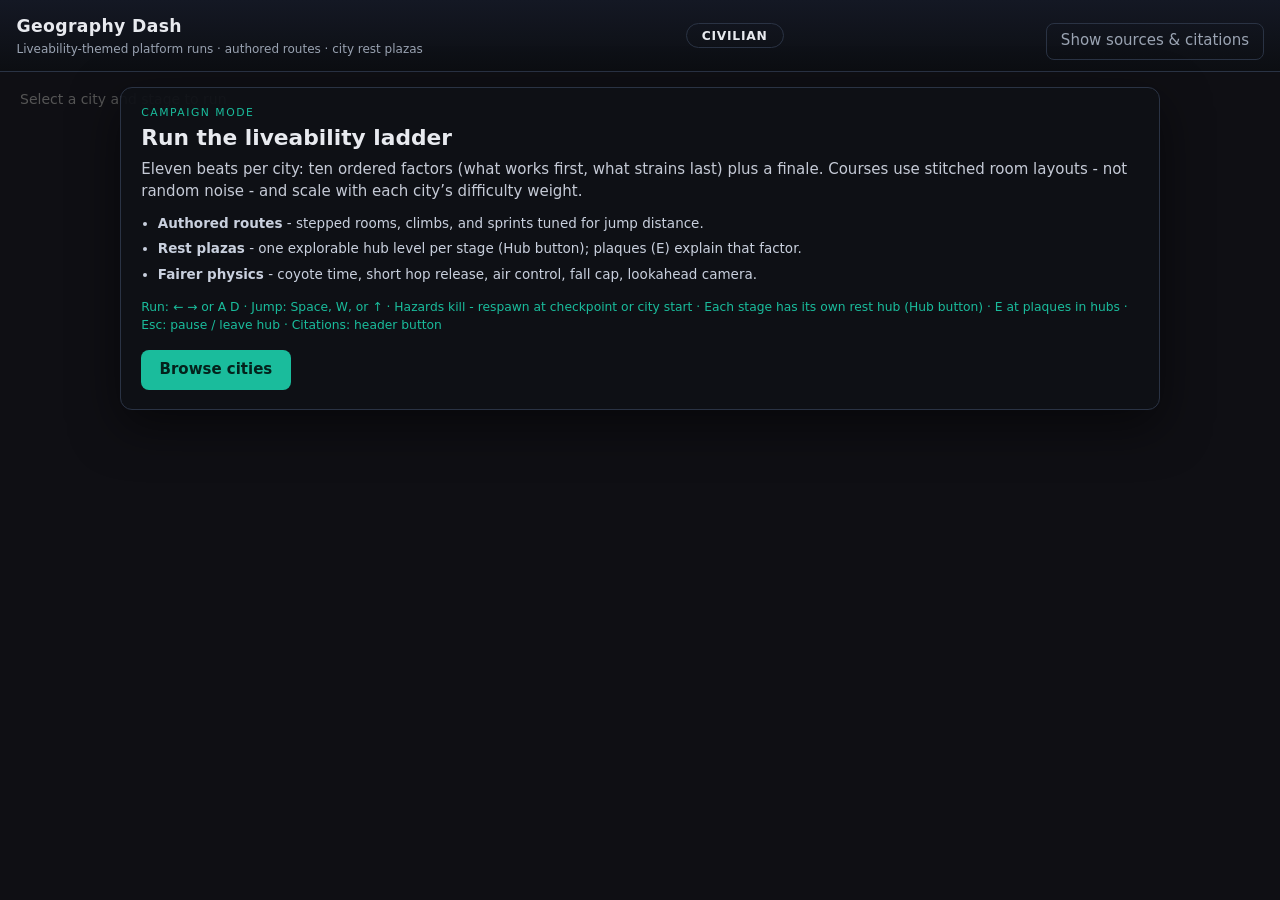
<file: index.html>
﻿<!DOCTYPE html>
<html lang="en">
  <head>
    <meta charset="utf-8" />
    <meta name="viewport" content="width=device-width, initial-scale=1" />
    <title>Geography Dash</title>
    <link rel="stylesheet" href="css/style.css" />
  </head>
  <body>
    <div id="app">
      <header class="top-bar">
        <div class="brand-block">
          <h1 class="logo">Geography Dash</h1>
          <p class="tagline">Liveability-themed platform runs · authored routes · city rest plazas</p>
        </div>

        <div id="title-badge-wrap" class="title-badge-wrap">
          <button type="button" id="title-badge-btn" class="title-btn">Civilian</button>
          <div id="title-tooltip" class="title-tooltip" hidden>
            <p id="title-tooltip-text" class="title-tooltip-text"></p>
          </div>
        </div>

        <div class="top-actions">
          <button type="button" id="btn-citations" class="btn btn-ghost" aria-expanded="false">
            Show sources &amp; citations
          </button>
        </div>
      </header>

      <main id="main">
        <div id="canvas-wrap">
          <canvas id="game" aria-label="Geography Dash game canvas"></canvas>
        </div>

        <div id="overlay" class="overlay" aria-live="polite">
          <section id="screen-title" class="panel screen menu-shell menu-title">
            <div class="menu-hero">
              <p class="eyebrow">Campaign mode</p>
              <h2>Run the liveability ladder</h2>
              <p class="lede">
                Eleven beats per city: ten ordered factors (what works first, what strains last) plus a finale.
                Courses use stitched room layouts - not random noise - and scale with each city’s difficulty weight.
              </p>
            </div>
            <ul class="feature-grid">
              <li><strong>Authored routes</strong> - stepped rooms, climbs, and sprints tuned for jump distance.</li>
              <li><strong>Rest plazas</strong> - one explorable hub level per stage (Hub button); plaques (E) explain that factor.</li>
              <li><strong>Fairer physics</strong> - coyote time, short hop release, air control, fall cap, lookahead camera.</li>
            </ul>
            <p class="hint-controls" id="hint-controls"></p>
            <div class="menu-footer-actions">
              <button type="button" id="btn-start" class="btn btn-primary btn-lg">Browse cities</button>
            </div>
          </section>

          <section id="screen-cities" class="panel screen menu-shell menu-cities hidden" hidden>
            <header class="menu-section-head">
              <h2>Campaign atlas</h2>
              <p class="menu-sub">Pick a city to inspect stages, liveability band, and route intensity.</p>
            </header>
            <div id="city-cards" class="city-cards"></div>
            <button type="button" class="btn btn-ghost back-btn" data-back="title">← Title</button>
          </section>

          <section id="screen-city" class="panel screen menu-shell menu-city hidden" hidden>
            <div class="city-menu-grid">
              <aside class="city-aside">
                <div id="city-ribbon" class="city-ribbon" aria-hidden="true"></div>
                <h2 id="city-title" class="city-title"></h2>
                <p id="city-meta" class="city-meta"></p>
                <p id="city-blurb" class="city-blurb"></p>
                <dl class="city-stat-dl">
                  <div><dt>Liveability band</dt><dd id="city-stat-live"></dd></div>
                  <div><dt>Route intensity</dt><dd id="city-stat-diff"></dd></div>
                  <div><dt>Campaign length</dt><dd>11 stages / city</dd></div>
                </dl>
                <div class="aside-actions">
                  <label class="toggle toggle-block">
                    <input type="checkbox" id="opt-checkpoints" checked />
                    <span>Between-stage checkpoints (off = one death restarts the whole city run)</span>
                  </label>
                  <button type="button" id="btn-city-hub" class="btn btn-secondary btn-block">Enter rest hub plaza</button>
                </div>
                <button type="button" class="btn btn-ghost back-btn" data-back="cities">← All cities</button>
              </aside>
              <div class="city-main">
                <header class="menu-section-head">
                  <h3>Stage manifest</h3>
                  <p class="menu-sub">Select a row to preview factor framing. Play launches the authored course.</p>
                </header>
                <div class="stage-split">
                  <div class="stage-table-wrap">
                    <table class="stage-table" aria-label="Stages for this city">
                      <thead>
                        <tr>
                          <th>#</th>
                          <th>Factor</th>
                          <th>Score</th>
                          <th></th>
                        </tr>
                      </thead>
                      <tbody id="stage-table-body"></tbody>
                    </table>
                  </div>
                  <aside id="stage-detail" class="stage-detail" aria-live="polite">
                    <p class="stage-detail-placeholder" id="stage-detail-placeholder">Select a stage for strengths, weaknesses, and hazard theme.</p>
                    <div id="stage-detail-content" class="stage-detail-content hidden" hidden>
                      <p class="detail-kicker" id="detail-kicker"></p>
                      <h4 id="detail-title"></h4>
                      <p class="detail-score" id="detail-score"></p>
                      <div class="detail-sw">
                        <p><strong>Strengths</strong> <span id="detail-str"></span></p>
                        <p><strong>Pressure</strong> <span id="detail-weak"></span></p>
                      </div>
                      <p class="detail-theme" id="detail-theme"></p>
                      <div class="detail-actions">
                        <button type="button" class="btn btn-primary" id="btn-detail-play">Play this stage</button>
                        <button type="button" class="btn btn-secondary" id="btn-detail-hub">Hub only</button>
                      </div>
                    </div>
                  </aside>
                </div>
              </div>
            </div>
          </section>

          <section id="screen-pause" class="panel screen hidden floating modal-floating" hidden>
            <p class="modal-kicker">Suspended run</p>
            <h2>Paused</h2>
            <p class="modal-note">Take a breath - physics and hazards freeze until you resume.</p>
            <div class="row-actions">
              <button type="button" id="btn-resume" class="btn btn-primary">Resume</button>
              <button type="button" id="btn-quit-stage" class="btn btn-ghost">Quit to stage list</button>
            </div>
          </section>

          <section id="screen-win" class="panel screen hidden floating modal-floating" hidden>
            <p class="modal-kicker">Sector clear</p>
            <h2>Stage complete</h2>
            <p id="win-summary" class="win-summary"></p>
            <div class="row-actions">
              <button type="button" id="btn-next-stage" class="btn btn-primary">Next stage</button>
              <button type="button" id="btn-win-hub" class="btn btn-secondary">Rest hub</button>
              <button type="button" id="btn-win-stages" class="btn btn-ghost">Stage list</button>
            </div>
          </section>

          <div id="hud" class="hud hidden" hidden>
            <span id="hud-city"></span>
            <span id="hud-stage"></span>
            <span class="hud-spacer"></span>
            <span id="hud-check" class="hud-note"></span>
            <button type="button" id="btn-pause" class="btn btn-tiny">Esc pause</button>
          </div>

          <aside id="hub-readout" class="hub-readout hidden" hidden aria-live="polite">
            <h3 id="hub-readout-title"></h3>
            <p id="hub-readout-body"></p>
            <button type="button" id="hub-readout-close" class="btn btn-primary">Continue exploring</button>
          </aside>
        </div>
      </main>

      <footer id="citations-footer" class="citations-footer hidden" hidden>
        <h3>Sources &amp; citations</h3>
        <p class="cite-note">
          Ratings and stage ordering in this prototype reflect the designer brief; consult the sources below for
          methodological context.
        </p>
        <ul id="citations-list" class="citations-list"></ul>
      </footer>
    </div>

    <div id="modal-hub" class="modal hidden" role="dialog" aria-modal="true" aria-labelledby="hub-heading" hidden>
      <div class="modal-card">
        <h2 id="hub-heading">Rest hub</h2>
        <p id="hub-sub" class="meta"></p>
        <p class="hub-help">Click an object to read how it connects to liveability and sustainability in this city.</p>
        <ul id="hub-objects" class="hub-objects"></ul>
        <article id="hub-detail" class="hub-detail hidden" hidden>
          <h3 id="hub-detail-title"></h3>
          <p id="hub-detail-body"></p>
          <button type="button" id="hub-detail-close" class="btn btn-ghost">Close detail</button>
        </article>
        <button type="button" id="hub-close" class="btn btn-primary">Close hub</button>
      </div>
    </div>

    <script>
      // Optional spritesheet: add assets/spritesheet.png (+ optional JSON manifest), then uncomment:
      // window.GD_SPRITE_ATLAS = { imageUrl: "assets/spritesheet.png", manifestUrl: "assets/spritesheet.json" };
    </script>
    <script src="js/data.js?v=16"></script>
    <script src="js/citations.js?v=16"></script>
    <script src="js/deco/core.js?v=16"></script>
    <script src="js/deco/primitives.js?v=16"></script>
    <script src="js/deco/buildings.js?v=16"></script>
    <script src="js/deco/stageThemes.js?v=16"></script>
    <script src="js/deco/player.js?v=16"></script>
    <script src="js/deco/hazards.js?v=16"></script>
    <script src="js/deco/ambient.js?v=16"></script>
    <script src="js/deco/props.js?v=16"></script>
    <script src="js/deco/particles.js?v=16"></script>
    <script src="js/deco/foreground.js?v=16"></script>
    <script src="js/deco/citySkylines.js?v=16"></script>
    <script src="js/deco/stageScatter.js?v=16"></script>
    <script src="js/deco/platforms.js?v=16"></script>
    <script src="js/deco/index.js?v=16"></script>
    <script src="js/sprites.js?v=16"></script>
    <script src="js/cityBackgrounds.js?v=16"></script>
    <script src="js/hubLevels.js?v=16"></script>
    <script src="js/levelTemplates.js?v=16"></script>
    <script src="js/game.js?v=16"></script>
    <script src="js/main.js?v=16"></script>
  </body>
</html>
</file>
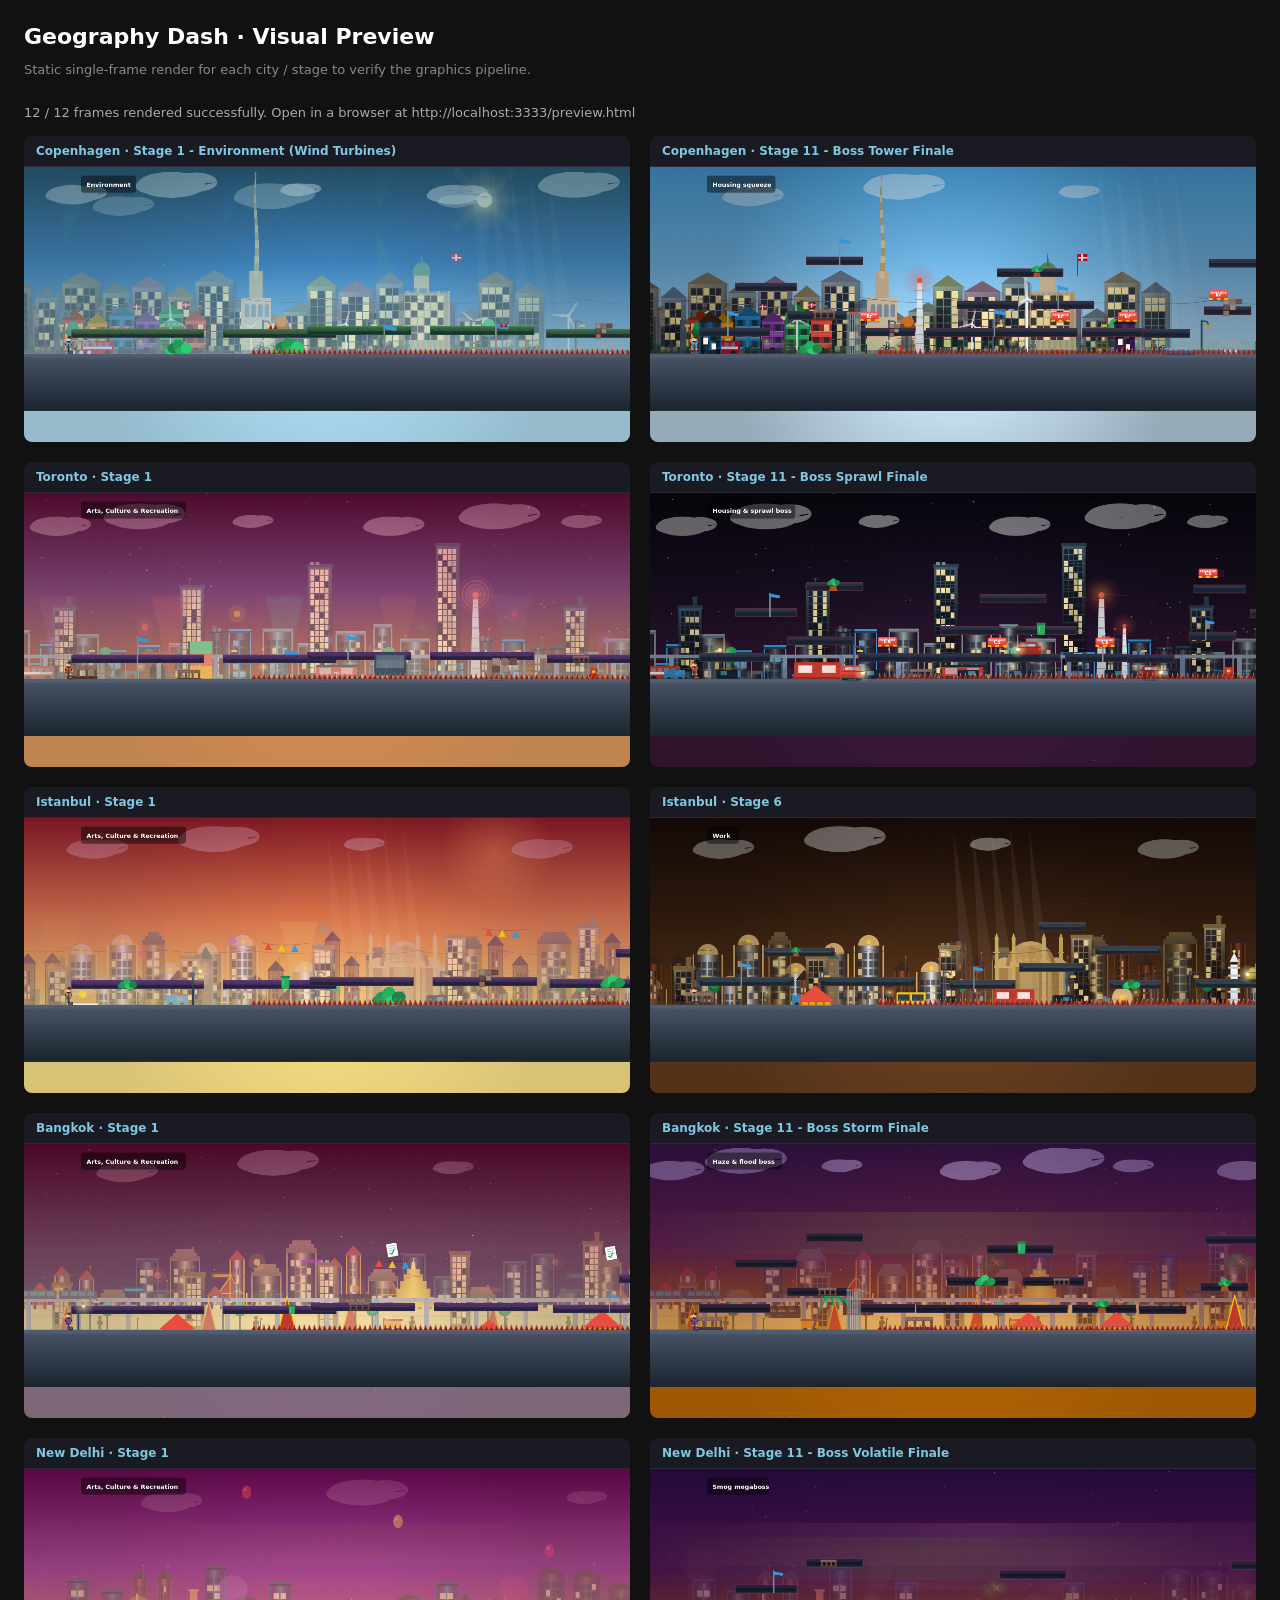
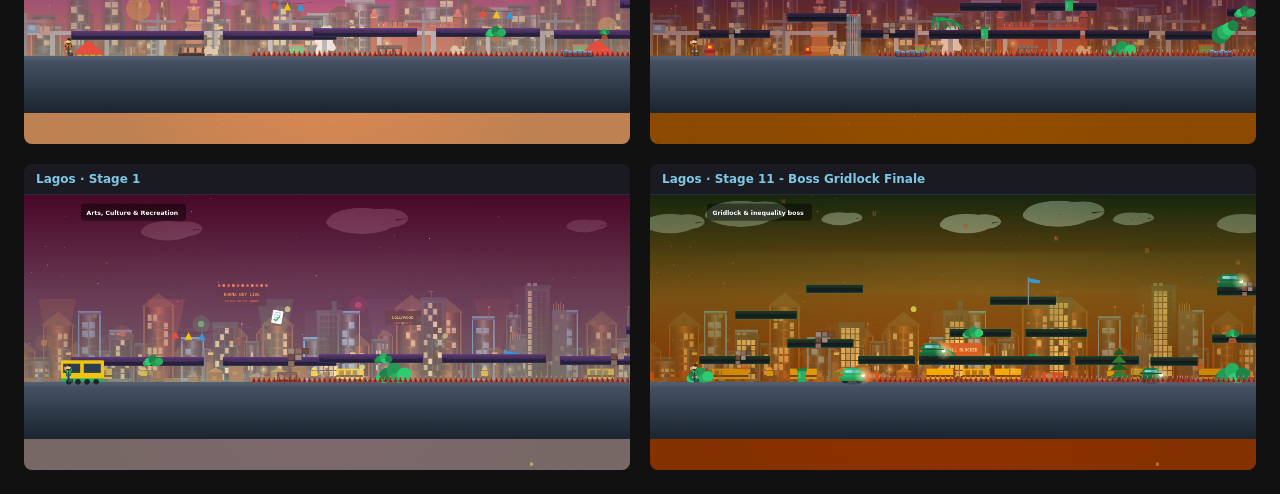
<file: preview.html>
﻿<!DOCTYPE html>
<html lang="en">
<head>
  <meta charset="utf-8" />
  <title>Geography Dash - Visual Preview</title>
  <style>
    body { background: #111; margin: 0; padding: 24px; font-family: system-ui, sans-serif; color: #eee; }
    h1  { color: #fff; margin: 0 0 4px; font-size: 22px; }
    .sub { color: #888; font-size: 13px; margin-bottom: 28px; }
    .grid { display: grid; grid-template-columns: 1fr 1fr; gap: 20px; }
    .card { background: #1a1a22; border-radius: 8px; overflow: hidden; }
    .card h2 { font-size: 12px; color: #7ec8e3; margin: 0; padding: 8px 12px; border-bottom: 1px solid #2a2a3a; }
    canvas { display: block; width: 100%; }
    #status { color: #aaa; margin-bottom: 16px; font-size: 13px; }
    @media (max-width: 900px) { .grid { grid-template-columns: 1fr; } }
  </style>
</head>
<body>
  <h1>Geography Dash · Visual Preview</h1>
  <p class="sub">Static single-frame render for each city / stage to verify the graphics pipeline.</p>
  <p id="status">Loading scripts…</p>
  <div id="grid" class="grid"></div>

  <script src="js/data.js?v=2"></script>
  <script src="js/deco/core.js?v=2"></script>
  <script src="js/deco/primitives.js?v=2"></script>
  <script src="js/deco/buildings.js?v=2"></script>
  <script src="js/deco/stageThemes.js?v=2"></script>
  <script src="js/deco/player.js?v=2"></script>
  <script src="js/deco/hazards.js?v=2"></script>
  <script src="js/deco/ambient.js?v=2"></script>
  <script src="js/deco/props.js?v=2"></script>
  <script src="js/deco/particles.js?v=2"></script>
  <script src="js/deco/foreground.js?v=2"></script>
  <script src="js/deco/citySkylines.js?v=2"></script>
  <script src="js/deco/stageScatter.js?v=2"></script>
  <script src="js/deco/platforms.js?v=2"></script>
  <script src="js/deco/index.js?v=2"></script>
  <script src="js/sprites.js?v=2"></script>
  <script src="js/cityBackgrounds.js?v=2"></script>
  <script src="js/hubLevels.js?v=2"></script>
  <script src="js/levelTemplates.js?v=2"></script>
  <script src="js/game.js?v=2"></script>

  <script>
    (function () {
      const captures = [
        { cityIdx: 0, stageIdx: 0,  label: 'Copenhagen  ·  Stage 1 - Environment (Wind Turbines)' },
        { cityIdx: 0, stageIdx: 10, label: 'Copenhagen  ·  Stage 11 - Boss Tower Finale' },
        { cityIdx: 1, stageIdx: 0,  label: 'Toronto  ·  Stage 1' },
        { cityIdx: 1, stageIdx: 10, label: 'Toronto  ·  Stage 11 - Boss Sprawl Finale' },
        { cityIdx: 2, stageIdx: 0,  label: 'Istanbul  ·  Stage 1' },
        { cityIdx: 2, stageIdx: 5,  label: 'Istanbul  ·  Stage 6' },
        { cityIdx: 3, stageIdx: 0,  label: 'Bangkok  ·  Stage 1' },
        { cityIdx: 3, stageIdx: 10, label: 'Bangkok  ·  Stage 11 - Boss Storm Finale' },
        { cityIdx: 4, stageIdx: 0,  label: 'New Delhi  ·  Stage 1' },
        { cityIdx: 4, stageIdx: 10, label: 'New Delhi  ·  Stage 11 - Boss Volatile Finale' },
        { cityIdx: 5, stageIdx: 0,  label: 'Lagos  ·  Stage 1' },
        { cityIdx: 5, stageIdx: 10, label: 'Lagos  ·  Stage 11 - Boss Gridlock Finale' },
      ];

      const STATUS = document.getElementById('status');
      const GRID   = document.getElementById('grid');

      STATUS.textContent = 'Rendering frames…';

      const W = 1280, H = 580;
      const c = document.createElement('canvas');
      c.width = W; c.height = H;
      c.style.cssText = 'position:fixed;left:-9999px;top:-9999px;width:' + W + 'px;height:' + H + 'px;';
      document.body.appendChild(c);

      // Slight delay so the body renders the canvas and clientWidth is real
      setTimeout(function () {
        let done = 0;
        const ct = c.getContext('2d');

        for (var i = 0; i < captures.length; i++) {
          var cap = captures[i];
          try {
            var g = new window.GeographyDashGame(c);
            g.beginStage(cap.cityIdx, cap.stageIdx, { checkpointsEnabled: true, resetSpawn: true });
            g.time = 3.0; // advance so animated elements show

            ct.clearRect(0, 0, W, H);
            g.draw();

            // Clone into a display canvas
            var out = document.createElement('canvas');
            out.width = W; out.height = H;
            out.getContext('2d').drawImage(c, 0, 0);

            var card = document.createElement('div');
            card.className = 'card';
            var title = document.createElement('h2');
            title.textContent = cap.label;
            card.appendChild(title);
            card.appendChild(out);
            GRID.appendChild(card);
            done++;
          } catch (e) {
            var card = document.createElement('div');
            card.className = 'card';
            card.innerHTML = '<h2>' + cap.label + ' - ERROR</h2><pre style="color:#f66;padding:8px;font-size:11px">' + e.message + '\n' + (e.stack || '').slice(0,400) + '</pre>';
            GRID.appendChild(card);
          }
        }

        document.body.removeChild(c);
        STATUS.textContent = done + ' / ' + captures.length + ' frames rendered successfully. Open in a browser at http://localhost:3333/preview.html';
      }, 80);
    })();
  </script>
</body>
</html>
</file>
<file: css/style.css>
*,
*::before,
*::after {
  box-sizing: border-box;
}

:root {
  --bg: #0c0e12;
  --panel: #161a22;
  --panel-border: #2a3344;
  --text: #e8eaef;
  --muted: #9aa3b2;
  --accent: #1abc9c;
  --danger: #e74c3c;
  --header-h: auto;
}

html,
body {
  margin: 0;
  min-height: 100%;
  height: 100%;
  background: var(--bg);
  color: var(--text);
  font-family: "Segoe UI", system-ui, -apple-system, sans-serif;
  font-size: 15px;
  line-height: 1.45;
}

#app {
  min-height: 100%;
  display: flex;
  flex-direction: column;
}

.top-bar {
  flex-shrink: 0;
  padding: 0.75rem 1.1rem;
  border-bottom: 1px solid var(--panel-border);
  background: linear-gradient(180deg, #141824, #0c0e12);
  display: flex;
  flex-wrap: wrap;
  align-items: center;
  gap: 0.75rem 1.25rem;
  position: relative;
}

.brand-block {
  display: flex;
  flex-direction: column;
  gap: 0.15rem;
  min-width: 0;
}

.logo {
  margin: 0;
  font-size: 1.15rem;
  font-weight: 700;
  letter-spacing: 0.02em;
}

.tagline {
  margin: 0;
  color: var(--muted);
  font-size: 0.8rem;
  max-width: 52rem;
  line-height: 1.35;
}

.top-actions {
  margin-left: auto;
}

#main {
  flex: 1;
  min-height: 0;
  display: flex;
  flex-direction: column;
  position: relative;
}

#canvas-wrap {
  flex: 1;
  min-height: 200px;
  position: relative;
  background: #000;
}

.hub-readout {
  position: absolute;
  left: 0.5rem;
  right: 0.5rem;
  bottom: 0.5rem;
  max-height: 42%;
  overflow-y: auto;
  padding: 0.75rem 1rem;
  background: rgba(12, 14, 18, 0.94);
  border: 1px solid var(--panel-border);
  border-radius: 10px;
  box-shadow: 0 -6px 28px rgba(0, 0, 0, 0.45);
  z-index: 25;
  pointer-events: auto;
}

.hub-readout h3 {
  margin: 0 0 0.35rem;
  font-size: 1rem;
  color: var(--accent);
}

.hub-readout p {
  margin: 0 0 0.65rem;
  font-size: 0.9rem;
  color: #d5dbe8;
}

.hub-readout .btn {
  width: 100%;
}

#game {
  display: block;
  width: 100%;
  height: 100%;
  image-rendering: pixelated;
  image-rendering: crisp-edges;
}

.overlay {
  position: absolute;
  inset: 0;
  pointer-events: none;
  display: flex;
  align-items: stretch;
  justify-content: center;
}

.overlay .panel,
.overlay .hud,
.overlay .floating {
  pointer-events: auto;
}

.panel {
  background: rgba(14, 16, 22, 0.94);
  border: 1px solid var(--panel-border);
  border-radius: 12px;
  padding: 1.1rem 1.35rem 1.25rem;
  max-width: 46rem;
  width: calc(100% - 2rem);
  margin: 1rem auto;
  box-shadow: 0 16px 48px rgba(0, 0, 0, 0.5);
  overflow-y: auto;
  max-height: calc(100% - 2rem);
}

.menu-shell {
  max-width: min(1040px, calc(100% - 1.5rem));
  width: calc(100% - 1.5rem);
}

.panel.screen:not(.hidden) {
  align-self: flex-start;
}

.panel.floating {
  align-self: center;
  margin: auto 1rem;
}

.screen.hidden,
.hidden[hidden] {
  display: none !important;
}

.hidden:not([hidden]) {
  display: none !important;
}

h2 {
  margin: 0 0 0.5rem;
  font-size: 1.25rem;
}

h3 {
  margin: 1rem 0 0.35rem;
  font-size: 1rem;
}

.lede {
  color: #c5cad6;
  margin: 0 0 0.75rem;
}

.meta {
  color: var(--muted);
  font-size: 0.9rem;
  margin: 0 0 0.5rem;
}

.hint-controls {
  font-size: 0.82rem;
  color: var(--accent);
  margin: 0 0 1rem;
}

.btn {
  font: inherit;
  cursor: pointer;
  border-radius: 8px;
  border: 1px solid transparent;
  padding: 0.45rem 0.9rem;
}

.btn-primary {
  background: var(--accent);
  color: #04221c;
  font-weight: 600;
}

.btn-primary:hover {
  filter: brightness(1.06);
}

.btn-secondary {
  background: #2c3e50;
  color: var(--text);
  border-color: #3d566e;
}

.btn-secondary:hover {
  background: #34495e;
}

.btn-ghost {
  background: transparent;
  color: var(--muted);
  border-color: var(--panel-border);
  margin-top: 0.75rem;
}

.btn-ghost:hover {
  color: var(--text);
  border-color: var(--muted);
}

.btn-tiny {
  font-size: 0.75rem;
  padding: 0.2rem 0.45rem;
  background: rgba(0, 0, 0, 0.35);
  color: var(--text);
  border: 1px solid var(--panel-border);
}

.city-cards {
  display: grid;
  gap: 0.75rem;
  margin: 0.75rem 0 1.25rem;
}

@media (min-width: 640px) {
  .city-cards {
    grid-template-columns: repeat(2, 1fr);
  }
}

@media (min-width: 1100px) {
  .city-cards {
    grid-template-columns: repeat(3, 1fr);
  }
}

.city-card {
  text-align: left;
  padding: 0.75rem 0.9rem 0.85rem;
  border-radius: 10px;
  border: 1px solid var(--panel-border);
  border-left: 4px solid var(--city-accent, var(--accent));
  background: linear-gradient(135deg, rgba(22, 26, 34, 0.98), rgba(18, 20, 28, 0.95));
  color: var(--text);
  cursor: pointer;
  display: flex;
  flex-direction: column;
  gap: 0.2rem;
  transition: border-color 0.15s, transform 0.12s;
}

.city-card:hover {
  border-color: var(--city-accent, var(--accent));
  transform: translateY(-2px);
}

.city-card-kicker {
  font-size: 0.68rem;
  text-transform: uppercase;
  letter-spacing: 0.12em;
  color: var(--muted);
}

.city-card .live {
  font-size: 0.82rem;
  color: #b8c0d0;
}

.city-card .diff {
  font-size: 0.75rem;
  color: var(--city-accent, var(--accent));
}

.row-actions {
  display: flex;
  flex-wrap: wrap;
  gap: 0.5rem;
  margin: 0.5rem 0;
}

.menu-hero .eyebrow {
  font-size: 0.72rem;
  text-transform: uppercase;
  letter-spacing: 0.14em;
  color: var(--accent);
  margin: 0 0 0.35rem;
}

.menu-hero h2 {
  font-size: 1.45rem;
  margin: 0 0 0.5rem;
  line-height: 1.2;
}

.feature-grid {
  margin: 0.75rem 0 1rem;
  padding-left: 1.1rem;
  color: #c9d0de;
  font-size: 0.9rem;
  display: flex;
  flex-direction: column;
  gap: 0.4rem;
}

.menu-footer-actions {
  margin-top: 0.5rem;
}

.btn-lg {
  padding: 0.55rem 1.15rem;
  font-size: 1rem;
}

.menu-section-head h2,
.menu-section-head h3 {
  margin: 0 0 0.25rem;
}

.menu-sub {
  margin: 0 0 0.75rem;
  color: var(--muted);
  font-size: 0.88rem;
}

.city-menu-grid {
  display: grid;
  grid-template-columns: minmax(220px, 280px) 1fr;
  gap: 1.25rem;
  align-items: start;
}

@media (max-width: 820px) {
  .city-menu-grid {
    grid-template-columns: 1fr;
  }
}

.city-ribbon {
  height: 4px;
  border-radius: 4px;
  margin-bottom: 0.65rem;
}

.city-title {
  margin: 0 0 0.35rem;
  font-size: 1.35rem;
}

.city-meta {
  color: var(--accent);
  font-weight: 600;
  margin: 0 0 0.5rem;
  font-size: 0.95rem;
}

.city-blurb {
  margin: 0 0 0.85rem;
  color: #c5cad6;
  font-size: 0.88rem;
  line-height: 1.45;
}

.city-stat-dl {
  margin: 0 0 1rem;
  padding: 0.65rem 0.75rem;
  border-radius: 8px;
  background: rgba(0, 0, 0, 0.25);
  border: 1px solid var(--panel-border);
  font-size: 0.82rem;
}

.city-stat-dl div {
  display: flex;
  justify-content: space-between;
  gap: 0.75rem;
  padding: 0.25rem 0;
  border-bottom: 1px solid rgba(255, 255, 255, 0.06);
}

.city-stat-dl div:last-child {
  border-bottom: 0;
}

.city-stat-dl dt {
  color: var(--muted);
  font-weight: 500;
}

.city-stat-dl dd {
  margin: 0;
  text-align: right;
  color: #dfe6ec;
}

.aside-actions {
  display: flex;
  flex-direction: column;
  gap: 0.65rem;
  margin-bottom: 0.75rem;
}

.toggle {
  display: flex;
  gap: 0.5rem;
  align-items: flex-start;
  font-size: 0.88rem;
  color: var(--muted);
  cursor: pointer;
}

.toggle input {
  margin-top: 0.2rem;
}

.toggle-block {
  width: 100%;
}

.btn-block {
  width: 100%;
}

.stage-split {
  display: grid;
  grid-template-columns: minmax(0, 1.1fr) minmax(240px, 0.95fr);
  gap: 1rem;
  align-items: start;
}

@media (max-width: 900px) {
  .stage-split {
    grid-template-columns: 1fr;
  }
}

.stage-table-wrap {
  border: 1px solid var(--panel-border);
  border-radius: 10px;
  overflow: auto;
  max-height: min(52vh, 420px);
  background: rgba(0, 0, 0, 0.2);
}

.stage-table {
  width: 100%;
  border-collapse: collapse;
  font-size: 0.86rem;
}

.stage-table th,
.stage-table td {
  padding: 0.45rem 0.55rem;
  text-align: left;
  border-bottom: 1px solid rgba(255, 255, 255, 0.06);
  vertical-align: middle;
}

.stage-table th {
  color: var(--muted);
  font-weight: 600;
  font-size: 0.72rem;
  text-transform: uppercase;
  letter-spacing: 0.06em;
  background: rgba(0, 0, 0, 0.25);
}

.stage-table tbody tr {
  cursor: pointer;
  transition: background 0.12s;
}

.stage-table tbody tr:hover {
  background: rgba(255, 255, 255, 0.04);
}

.stage-table tbody tr.is-selected {
  background: rgba(26, 188, 156, 0.09);
  box-shadow: inset 3px 0 0 var(--city-accent, var(--accent));
}

.stage-actions {
  white-space: nowrap;
  text-align: right;
}

.btn-compact {
  padding: 0.22rem 0.45rem;
  font-size: 0.78rem;
}

.stage-detail {
  border: 1px solid var(--panel-border);
  border-radius: 10px;
  padding: 0.75rem 0.9rem;
  background: rgba(0, 0, 0, 0.22);
  min-height: 12rem;
}

.stage-detail-placeholder {
  margin: 0;
  color: var(--muted);
  font-size: 0.88rem;
}

.stage-detail-content h4 {
  margin: 0.25rem 0 0.35rem;
  font-size: 1.05rem;
}

.detail-kicker {
  margin: 0;
  font-size: 0.72rem;
  text-transform: uppercase;
  letter-spacing: 0.1em;
  color: var(--muted);
}

.detail-score {
  margin: 0 0 0.5rem;
  color: var(--accent);
  font-weight: 600;
}

.detail-sw {
  font-size: 0.86rem;
  color: #d5dbe8;
  line-height: 1.45;
  margin-bottom: 0.5rem;
}

.detail-theme {
  font-size: 0.82rem;
  color: var(--muted);
  margin: 0 0 0.75rem;
}

.detail-actions {
  display: flex;
  flex-wrap: wrap;
  gap: 0.45rem;
}

.modal-floating .modal-kicker {
  margin: 0 0 0.25rem;
  font-size: 0.72rem;
  text-transform: uppercase;
  letter-spacing: 0.1em;
  color: var(--muted);
}

.modal-note,
.win-summary {
  margin: 0 0 0.75rem;
  color: #c9d0de;
  font-size: 0.9rem;
  line-height: 1.45;
}

.badge-boss {
  font-size: 0.65rem;
  text-transform: uppercase;
  letter-spacing: 0.06em;
  color: var(--danger);
  border: 1px solid var(--danger);
  padding: 0.08rem 0.32rem;
  border-radius: 4px;
  margin-left: 0.25rem;
  vertical-align: middle;
}

.hud {
  position: absolute;
  top: 0.35rem;
  left: 0.35rem;
  right: 0.35rem;
  display: flex;
  flex-wrap: wrap;
  align-items: center;
  gap: 0.35rem 0.75rem;
  padding: 0.25rem 0.5rem;
  background: rgba(0, 0, 0, 0.5);
  border: 1px solid var(--panel-border);
  border-radius: 6px;
  font-size: 0.78rem;
  color: #dfe6e9;
}

.hud-spacer {
  flex: 1;
}

.hud-note {
  color: var(--muted);
  font-size: 0.72rem;
}

.citations-footer {
  flex-shrink: 0;
  padding: 0.75rem 1rem 1rem;
  border-top: 1px solid var(--panel-border);
  background: #0a0c10;
  max-height: 38vh;
  overflow-y: auto;
}

.citations-footer h3 {
  margin-top: 0;
}

.cite-note {
  font-size: 0.82rem;
  color: var(--muted);
  margin: 0 0 0.5rem;
}

/* ── APA citations ────────────────────────────────────────────────────────── */
.citations-list {
  margin: 0;
  padding-left: 2.5rem;
  font-size: 0.83rem;
  line-height: 1.6;
  list-style: none;
}

.citations-list li {
  text-indent: -2.5rem;
  margin-bottom: 0.55rem;
}

.apa-cite {
  font-family: inherit;
  color: var(--text);
}

.apa-cite em {
  font-style: italic;
}

.citations-list a {
  color: var(--accent);
  word-break: break-all;
}

/* ── Player title badge ───────────────────────────────────────────────────── */
.title-badge-wrap {
  position: relative;
  display: flex;
  flex-direction: column;
  align-items: center;
  /* Grow to fill the space between brand and top-actions */
  flex: 1;
  min-width: 0;
}

.title-btn {
  background: transparent;
  border: 1px solid var(--panel-border);
  border-radius: 999px;
  color: var(--text);
  cursor: pointer;
  font-family: inherit;
  font-size: 0.82rem;
  font-weight: 600;
  letter-spacing: 0.06em;
  padding: 0.3rem 1rem;
  text-transform: uppercase;
  transition: background 0.15s, border-color 0.15s, color 0.15s;
  white-space: nowrap;
}

.title-btn:hover,
.title-btn:focus-visible {
  background: rgba(255, 255, 255, 0.07);
  border-color: var(--accent);
  color: var(--accent);
  outline: none;
}

.title-tooltip {
  position: absolute;
  top: calc(100% + 6px);
  left: 50%;
  transform: translateX(-50%);
  background: #1b2030;
  border: 1px solid var(--panel-border);
  border-radius: 6px;
  box-shadow: 0 6px 24px rgba(0, 0, 0, 0.5);
  color: var(--text);
  font-size: 0.82rem;
  line-height: 1.55;
  max-width: 340px;
  padding: 0.65rem 0.85rem;
  pointer-events: none;
  white-space: normal;
  width: max-content;
  z-index: 200;
}

.title-tooltip-text {
  margin: 0;
}

.modal {
  position: fixed;
  inset: 0;
  background: rgba(0, 0, 0, 0.65);
  display: flex;
  align-items: center;
  justify-content: center;
  padding: 1rem;
  z-index: 50;
}

.modal.hidden {
  display: none;
}

.modal-card {
  background: var(--panel);
  border: 1px solid var(--panel-border);
  border-radius: 12px;
  padding: 1rem 1.15rem;
  max-width: 32rem;
  width: 100%;
  max-height: min(86vh, 640px);
  overflow-y: auto;
}

.hub-help {
  font-size: 0.85rem;
  color: var(--muted);
  margin: 0 0 0.75rem;
}

.hub-objects {
  list-style: none;
  padding: 0;
  margin: 0 0 0.75rem;
  display: flex;
  flex-direction: column;
  gap: 0.35rem;
}

.hub-objects button {
  width: 100%;
  text-align: left;
  padding: 0.5rem 0.65rem;
  border-radius: 8px;
  border: 1px solid var(--panel-border);
  background: #1e2430;
  color: var(--text);
  font: inherit;
  cursor: pointer;
}

.hub-objects button:hover {
  border-color: var(--accent);
}

.hub-detail {
  padding: 0.65rem 0;
  border-top: 1px solid var(--panel-border);
  margin-bottom: 0.5rem;
}

.hub-detail h3 {
  margin-top: 0;
}

.back-btn {
  display: inline-block;
}

/* ── Progression: locked / done city cards ──────────────────────────────── */
.city-card--locked {
  opacity: 0.52;
  cursor: not-allowed;
  filter: grayscale(0.4);
}
.city-card--locked:hover {
  transform: none;
  border-color: var(--panel-border);
}
.city-card--done {
  border-left-color: var(--accent) !important;
  box-shadow: 0 0 0 1px rgba(26, 188, 156, 0.28);
}
.lock-hint {
  font-size: 0.72rem;
  color: var(--danger);
  margin-top: 0.15rem;
  display: block;
}
.done-icon {
  color: var(--accent);
  font-weight: 700;
  margin-left: 0.2rem;
}
.lock-icon {
  margin-left: 0.2rem;
}

/* ── Progression: locked / done stage rows ──────────────────────────────── */
.stage-row--locked {
  opacity: 0.48;
  cursor: default;
}
.stage-row--locked:hover {
  background: none !important;
}
.stage-row--done td:first-child {
  color: var(--accent);
}

/* ── Hub readout valence colouring ──────────────────────────────────────── */
.hub-readout--good {
  border-color: rgba(46, 204, 113, 0.45);
  background: rgba(12, 14, 18, 0.97);
}
.hub-readout--good h3 {
  color: #2ecc71;
}
.hub-readout--bad {
  border-color: rgba(231, 76, 60, 0.45);
  background: rgba(12, 14, 18, 0.97);
}
.hub-readout--bad h3 {
  color: #e74c3c;
}
</file>
